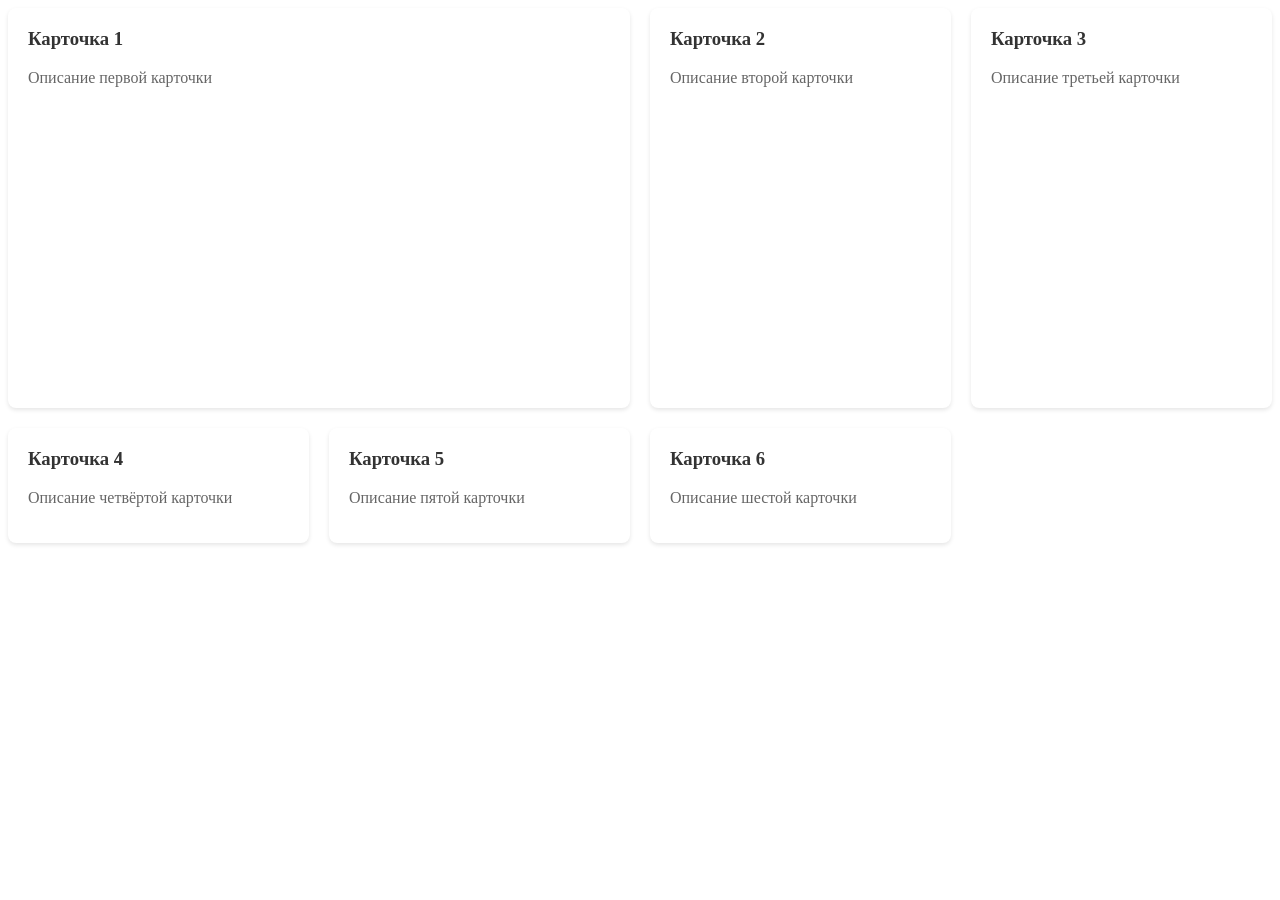
<file: домашка10_Дулат/index.html>
<!DOCTYPE html>
<html lang="en">
<head>
    <meta charset="UTF-8">
    <meta name="viewport" content="width=device-width, initial-scale=1.0">
    <title>Document</title>
    <link rel="stylesheet" href="./style.css">
</head>
<body>
<div class="gallery">
  <div class="card">
    <h3>Карточка 1</h3>
    <p>Описание первой карточки</p>
  </div>
  <div class="card">
    <h3>Карточка 2</h3>
    <p>Описание второй карточки</p>
  </div>
  <div class="card">
    <h3>Карточка 3</h3>
    <p>Описание третьей карточки</p>
  </div>
  <div class="card">
    <h3>Карточка 4</h3>
    <p>Описание четвёртой карточки</p>
  </div>
  <div class="card">
    <h3>Карточка 5</h3>
    <p>Описание пятой карточки</p>
  </div>
  <div class="card">
    <h3>Карточка 6</h3>
    <p>Описание шестой карточки</p>
  </div>
</div>
</body>
</html>
</file>
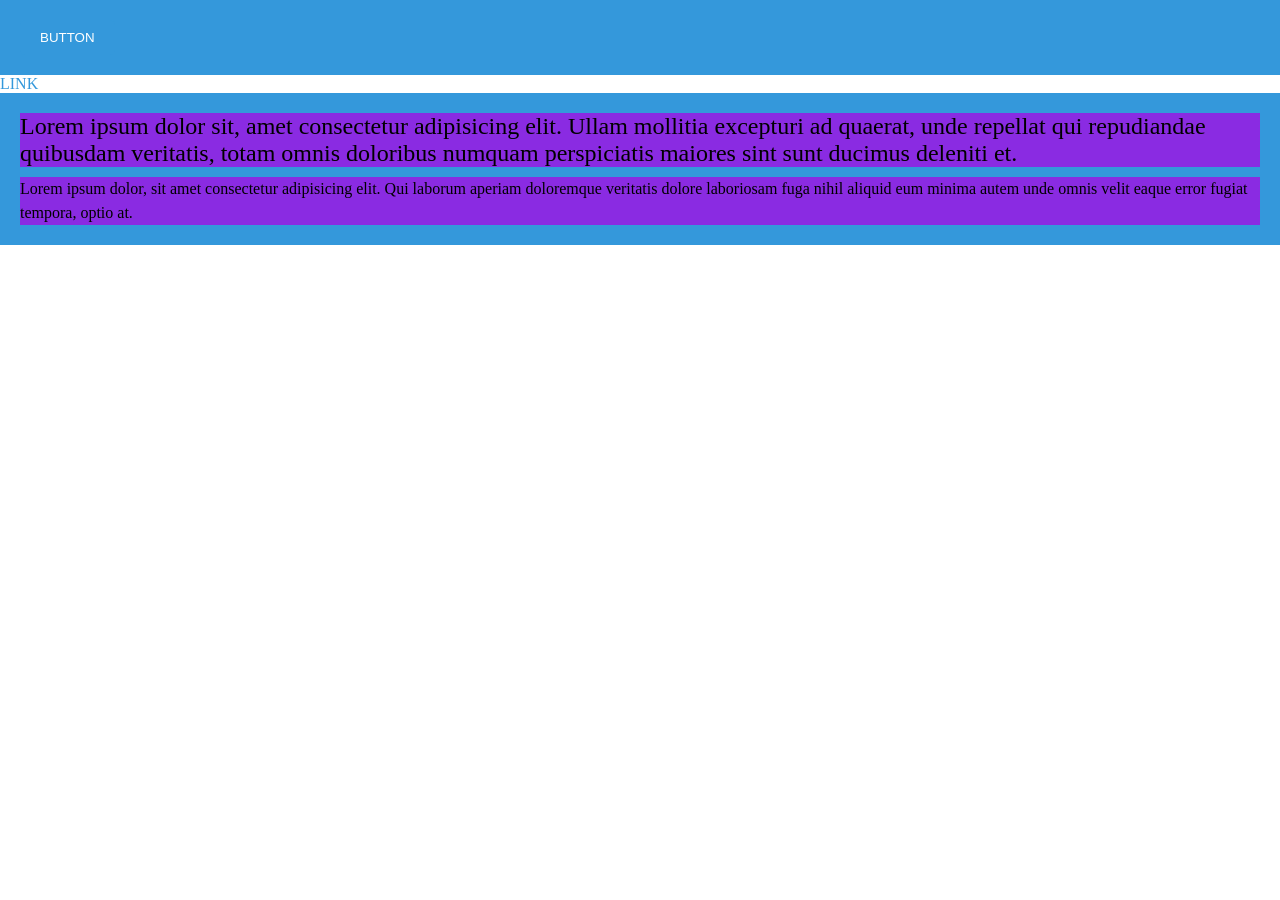
<file: домашка11_Дулат/Index.html>
<!DOCTYPE html>
<html lang="en">

<head>
    <meta charset="UTF-8">
    <meta name="viewport" content="width=device-width, initial-scale=1.0">
    <link rel="stylesheet" href="./styles/style.css">
    <title>11. CSS-препроцессор Sass и организация стилей</title>
</head>

<body>
    <header class="header">
        <button class="button">BUTTON</button>
    </header>
    <main>
        <a href="" class="link">LINK</a>
        <div class="card">
            <div class="card-header">Lorem ipsum dolor sit, amet consectetur adipisicing elit. Ullam mollitia excepturi ad quaerat, unde repellat qui repudiandae quibusdam veritatis, totam omnis doloribus numquam perspiciatis maiores sint sunt ducimus deleniti et.</div>
            <div class="card-body">Lorem ipsum dolor, sit amet consectetur adipisicing elit. Qui laborum aperiam doloremque veritatis dolore laboriosam fuga nihil aliquid eum minima autem unde omnis velit eaque error fugiat tempora, optio at.</div>
        </div>
    </main>
</body>

</html>
</file>
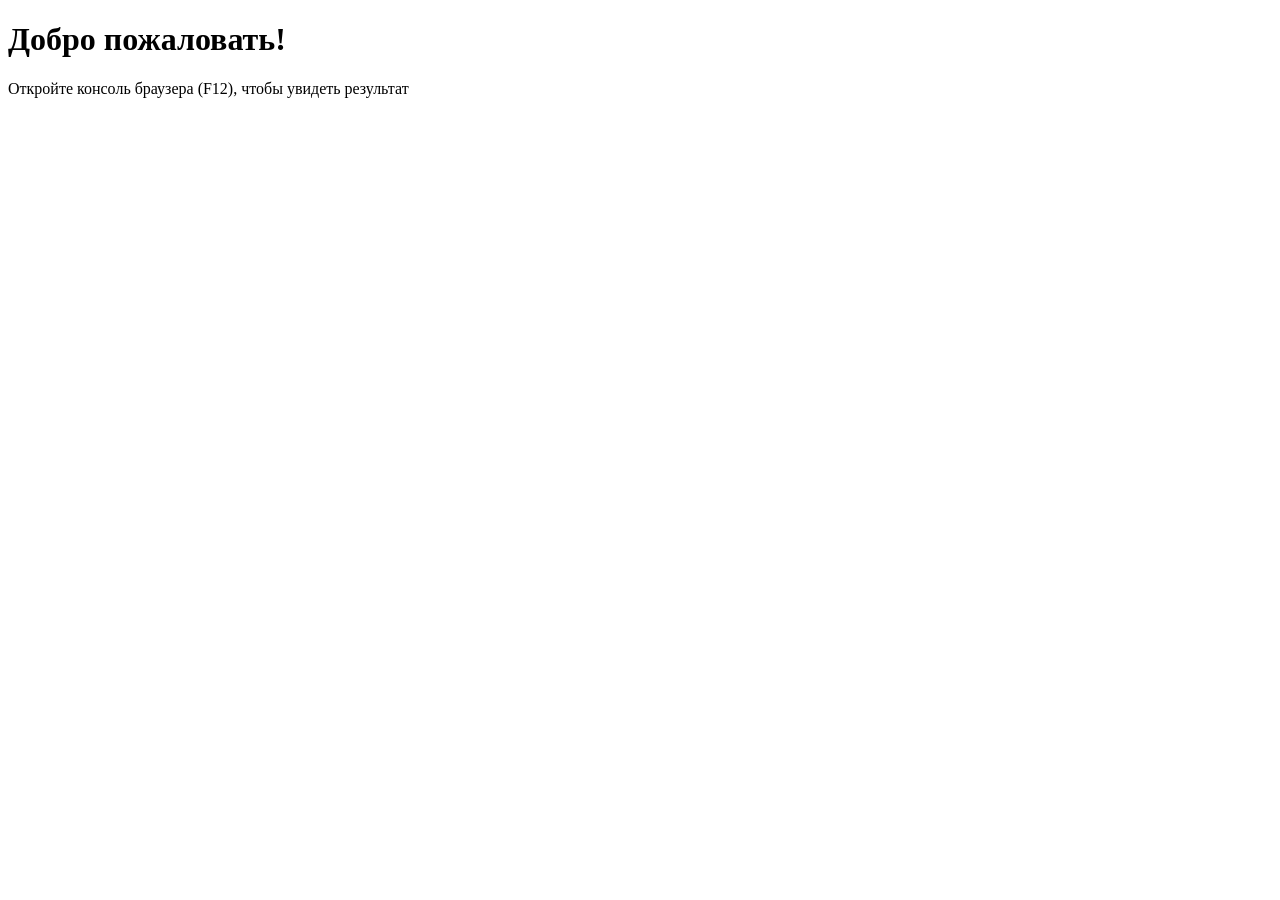
<file: домашка12_ДулатJS/index.html>
<!DOCTYPE html>
<html lang="en">

<head>
    <meta charset="UTF-8">
    <meta name="viewport" content="width=device-width, initial-scale=1.0">
    <title>Document</title>
</head>

<body>
    <h1>Добро пожаловать!</h1>
    <p>Откройте консоль браузера (F12), чтобы увидеть результат</p>
</body>
<script src="./script.js"></script>

</html>
</file>
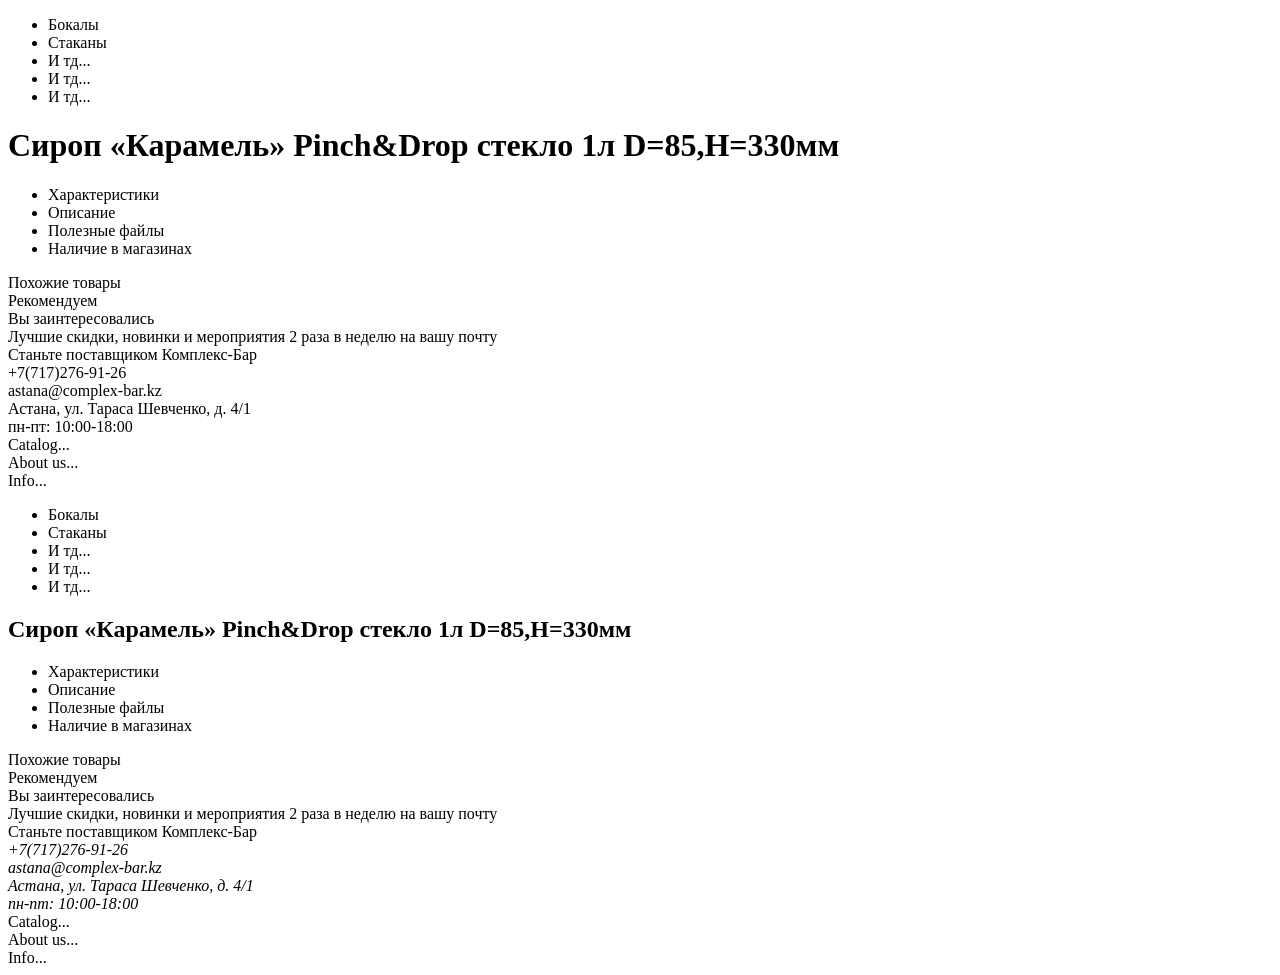
<file: домашка2/index.html>
<!-- 
1. Анализ страницы: https://astana.complex-bar.kz/product/sirop-pinch-and-drop-05031724/:

2...

3.
3.1) Семантические теги: 
header не используется, 
main не используется, 
article присутствует(кнопка Войти открывает) , 
nav присутствует но не все, 
section не используется, 
aside отсутсвует, 
sidebar отсутсвует
3.2) Заголовки: 
h1 один, 
h2 используются для разделов (Применение, Бренд Pinch&Drop), 
Последующие h заголовоки меньшей иерархии не присутсвует
3.3) ДА и таких моментов много
3.4) НЕТ ни один доп тег не используеться

4. Проблемы: 
header/footer оформлены через div c классами
section оформлены через div c классами
aside оформлены через div c классами
nav оформлены через div c классами
  -->

<!-- АНТИПРИМЕР -->
<!DOCTYPE html>
<html lang="en">

<head>
    <meta charset="UTF-8">
    <meta name="viewport" content="width=device-width, initial-scale=1.0">
    <title>ANTIPRIMER </title>
</head>

<body>
    <div class="container-fluid  cmx-header header-grid">
        <div class="span12">
            <ul class="cb-horizaontal-list">
                <li>Бокалы</li>
                <li>Стаканы</li>
                <li>И тд...</li>
                <li>И тд...</li>
                <li>И тд...</li>
            </ul>
        </div>
    </div>
    <div class="span12 main-content=grid...">
        <div class="product_detail_page">
            <h1>Сироп «Карамель» Pinch&Drop стекло 1л D=85,H=330мм</h1>
        </div>
        <div class="cmx-product-details_product-tabs">
            <ul>
                <li>Характеристики</li>
                <li>Описание</li>
                <li>Полезные файлы</li>
                <li>Наличие в магазинах</li>
            </ul>
        </div>
        <div class="container-fluid-row">Похожие товары</div>
        <div class="container-fluid-row">Рекомендуем</div>
        <div class="container-fluid-row">Вы заинтересовались</div>
    </div>
    <div class="container-fluid cmx-footer">
        <div class="container-fluid-row">Лучшие скидки, новинки и мероприятия 2 раза в неделю на вашу почту</div>
        <div class="cb -cupplier-promotion">Станьте поставщиком Комплекс‑Бар</div>
        <div class="row-fluid">
            <div>+7(717)276-91-26 <br>astana@complex-bar.kz <br>Астана, ул. Тараса Шевченко, д. 4/1 <br>пн-пт:
                10:00-18:00</div>
            <div>Catalog...</div>
            <div>About us...</div>
            <div>Info...</div>
        </div>
    </div>

<!-- ИСПРАЛЕНО -->

    <header>
        <nav>
            <ul>
                <li>Бокалы</li>
                <li>Стаканы</li>
                <li>И тд...</li>
                <li>И тд...</li>
                <li>И тд...</li>
            </ul>
        </nav>
    </header>
    <main>
        <section>
            <h1>Сироп «Карамель» Pinch&Drop стекло 1л D=85,H=330мм</h1>
        </section>
        <section>
            <ul>
                <li>Характеристики</li>
                <li>Описание</li>
                <li>Полезные файлы</li>
                <li>Наличие в магазинах</li>
            </ul>
        </section>
        <section>Похожие товары</section>
        <section>Рекомендуем</section>
        <section>Вы заинтересовались</section>
    </main>
    <footer>
        <section>Лучшие скидки, новинки и мероприятия 2 раза в неделю на вашу почту</section>
        <section>Станьте поставщиком Комплекс‑Бар</section> 
        <section>
            <address>+7(717)276-91-26 <br>astana@complex-bar.kz <br>Астана, ул. Тараса Шевченко, д. 4/1 <br>пн-пт:
                10:00-18:00</address>
            <nav>Catalog...</nav>
            <nav>About us...</nav>
            <nav>Info...</nav>
        </section>
    </footer>
</body>
</html>
</file>
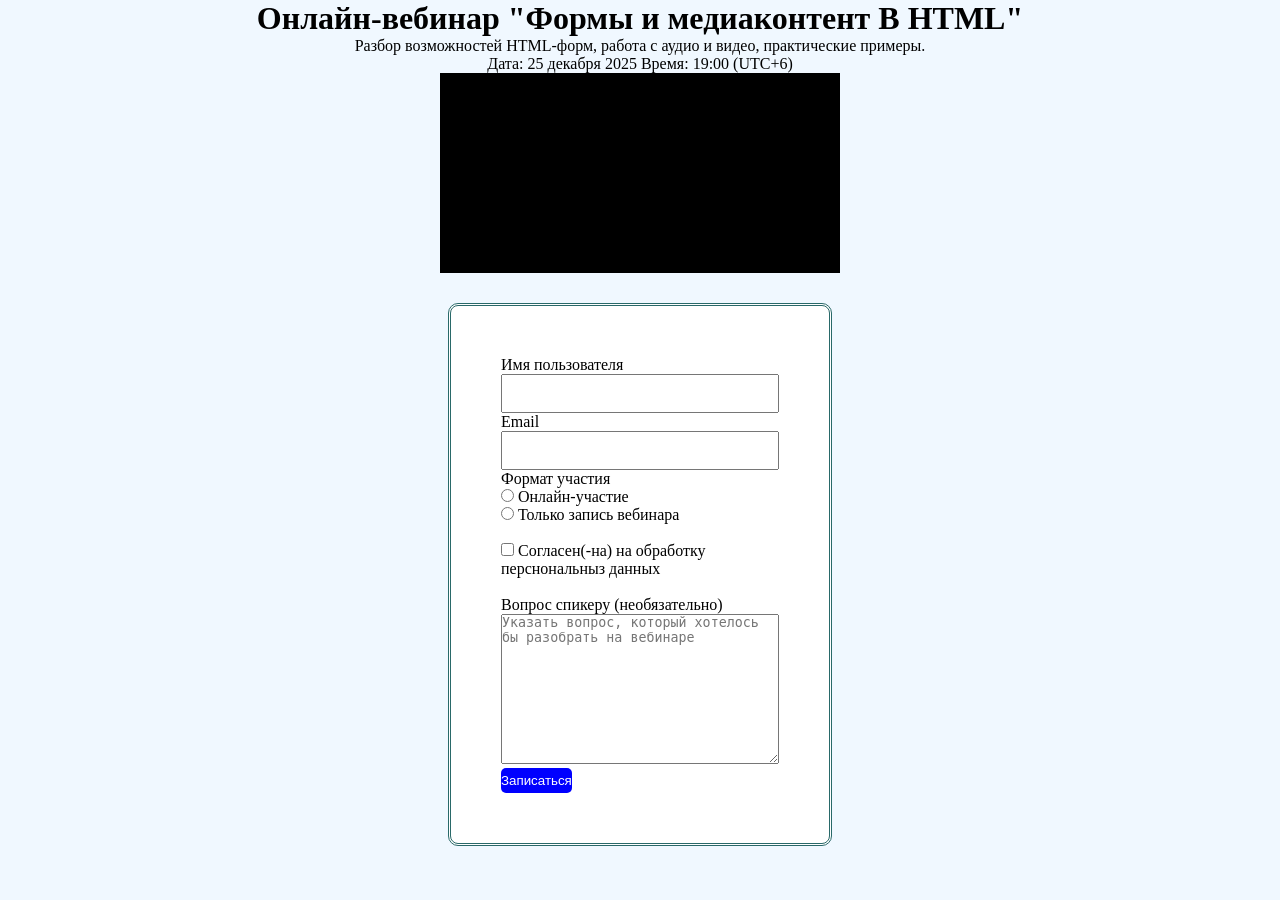
<file: домашка3/index.html>
<!DOCTYPE html>
<html lang="en">

<head>
    <meta charset="UTF-8">
    <meta name="viewport" content="width=device-width, initial-scale=1.0">
    <link rel="stylesheet" href="./style.css">
    <title>Document</title>
</head>

<body>
    <div class="main">
        <h1>Онлайн-вебинар "Формы и медиаконтент B HTML"</h1>
        <p>Разбор возможностей HTML-форм, работа с аудио и видео, практические примеры.</p>
        <time datetime="2025-12-25T19:00:00">Дата: 25 декабря 2025 Время: 19:00 (UTC+6)</time><br>
        <iframe src="https://vk.com/video_ext.php?oid=580096287&id=456240918&autoplay=1" width="640" height="360"
            style="background-color: #000"
            allow="autoplay; encrypted-media; fullscreen; picture-in-picture; screen-wake-lock;" frameborder="0"
            allowfullscreen></iframe>
    </div>
    <div class="formi">
        <form action="#" method="post">
            <label for="username">Имя пользователя</label><br>
            <input class="row" id="username" name="username" type="text" required><br>
            <label for="email">Email</label><br>
            <input class="row" id="email" name="email" type="email" required><br>
            <p>Формат участия</p>
            <label for="uch1">
                <input id="uch1" name="uch" type="radio" value="online">
                Онлайн-участие
            </label><br>
            <label for="uch2">
                <input id="uch2" name="uch" type="radio" value="Zapis">
                Только запись вебинара
            </label><br><br>
            <label>
                <input type="checkbox" name="extra_cheese" value="yes" required>
                Согласен(-на) на обработку перснональныз данных
            </label><br><br>
            <label for="question">Вопрос спикеру (необязательно)</label>
            <textarea name="question" id="question" placeholder="Указать вопрос, который хотелось бы разобрать на вебинаре"></textarea>
            <button type="submit">Записаться</button>
        </form>
    </div>
</body>

</html>
</file>
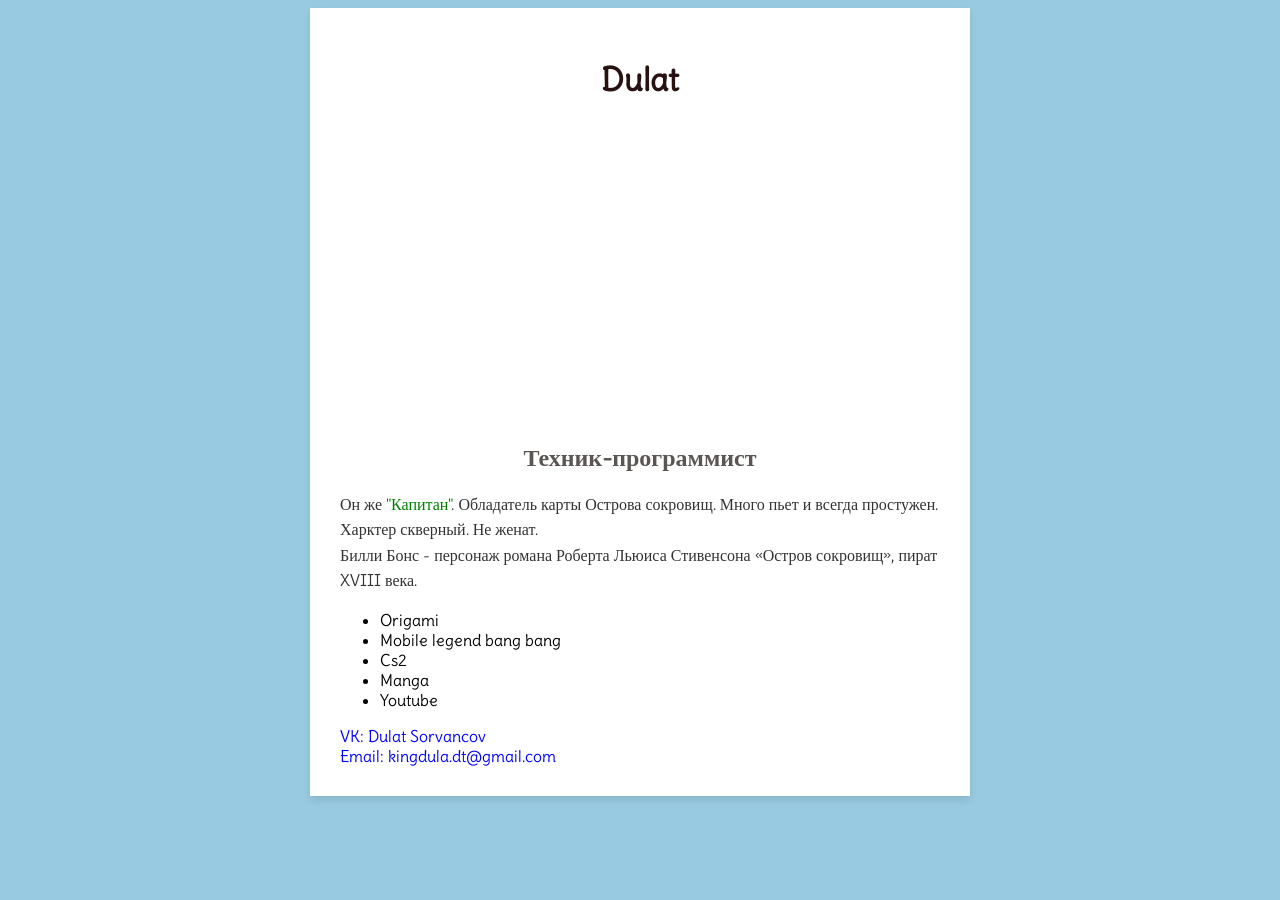
<file: домашка4_Дулат/index.html>
<!DOCTYPE html>
<html>

<head>
    <meta charset="UTF-8">
    <meta name="viewport" content="width=device-width, initial-scale=1.0">
    <link rel="stylesheet" href="./style.css">
    <title>Document</title>
</head>

<body>
    <main class="card">
        <h1>Dulat</h1>
        <!-- Хотел img но так не получилось цетровать не картинку а имонно тот отрезок картинки который мне нужен так что использовал background-image с позиционированием background-position и size -->
        <div class="image_container"></div>
        <h2>Техник-программист</h2>
        <p>Он же <span class="highlight">"Капитан"</span>. Обладатель карты Острова сокровищ. Много пьет и всегда простужен. Харктер скверный. Не женат. <br>Билли Бонс - персонаж романа Роберта Льюиса Стивенсона «Остров сокровищ», пират XVIII века.</p>
        <ul>
            <li>Origami</li>
            <li>Mobile legend bang bang</li>
            <li>Cs2</li>
            <li>Manga</li>
            <li>Youtube</li>
        </ul>
        <a href="https://vk.com/dulat2018" target="_blank">VK: Dulat Sorvancov</a>
        <br/>
        <!-- Хотел чтобы сразу по сыллке переходило в почту и в теме писалось "ПРОВЕРКА" но chrome ругается и пишет Предупреждение "Подключение не защищено или опасно" и выводит пустой бланк -->
        <a href="mailto:kingdula.dt@gmail.com?subject=Проверка" target="_blank">Email: kingdula.dt@gmail.com</a>
    </main>
</body>

</html>
</file>
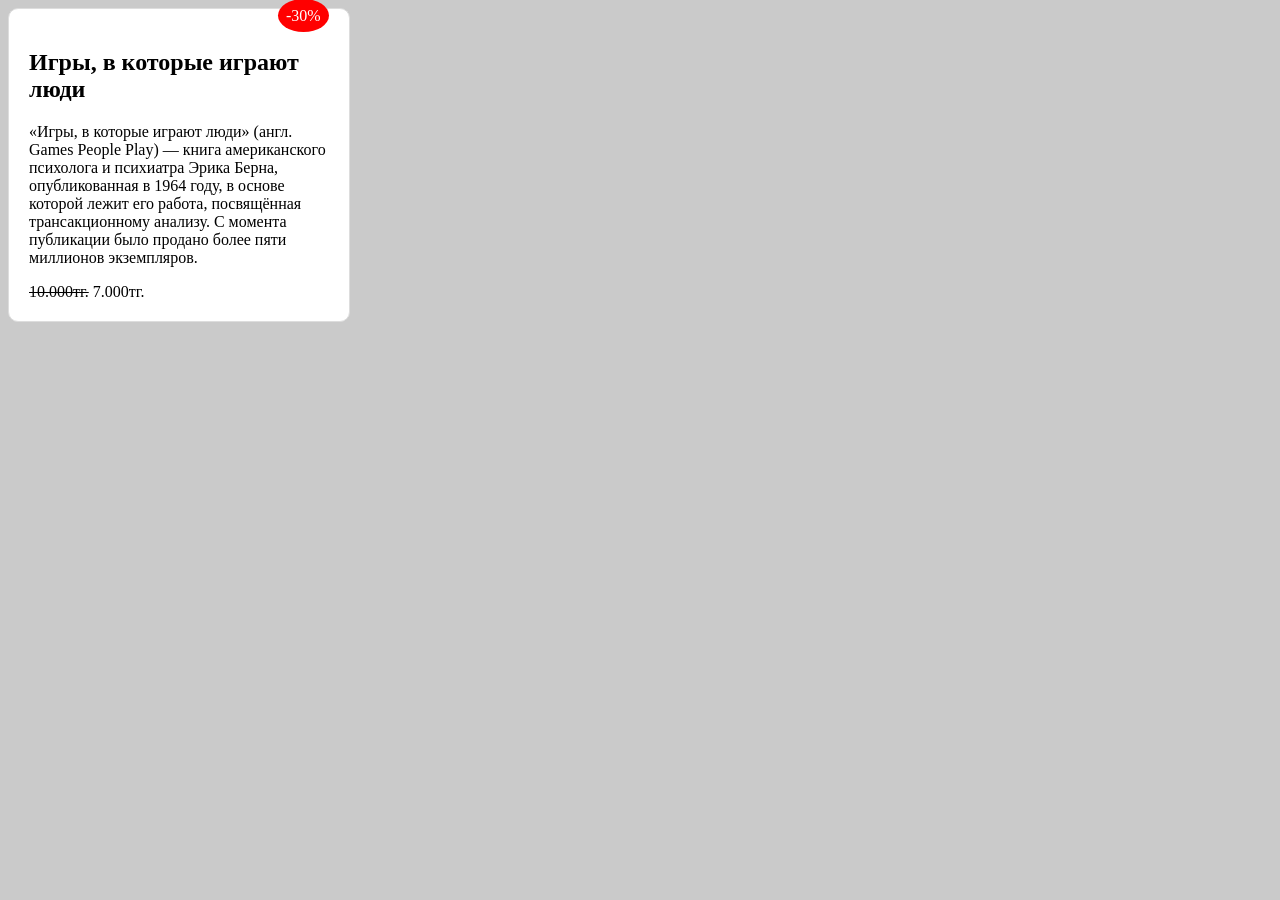
<file: домашка6_Дулат/index.html>
<!DOCTYPE html>
<html lang="en">

<head>
    <meta charset="UTF-8">
    <meta name="viewport" content="width=device-width, initial-scale=1.0">
    <link rel="stylesheet" href="./style.css">
    <title>Document</title>
</head>

<body>
    <section>
            <div class="card">
                <h1>Игры, в которые играют люди</h1>
                <p>«Игры, в которые играют люди» (англ. Games People Play) — книга американского психолога и психиатра
                    Эрика Берна, опубликованная в 1964 году, в основе которой лежит его работа, посвящённая
                    трансакционному анализу. С момента публикации было продано более пяти миллионов экземпляров.</p>
                <span><s>10.000тг.</s> 7.000тг.</span>
            </div>
            <span class="badj">-30%</span>
    </section>
</body>

</html>
</file>
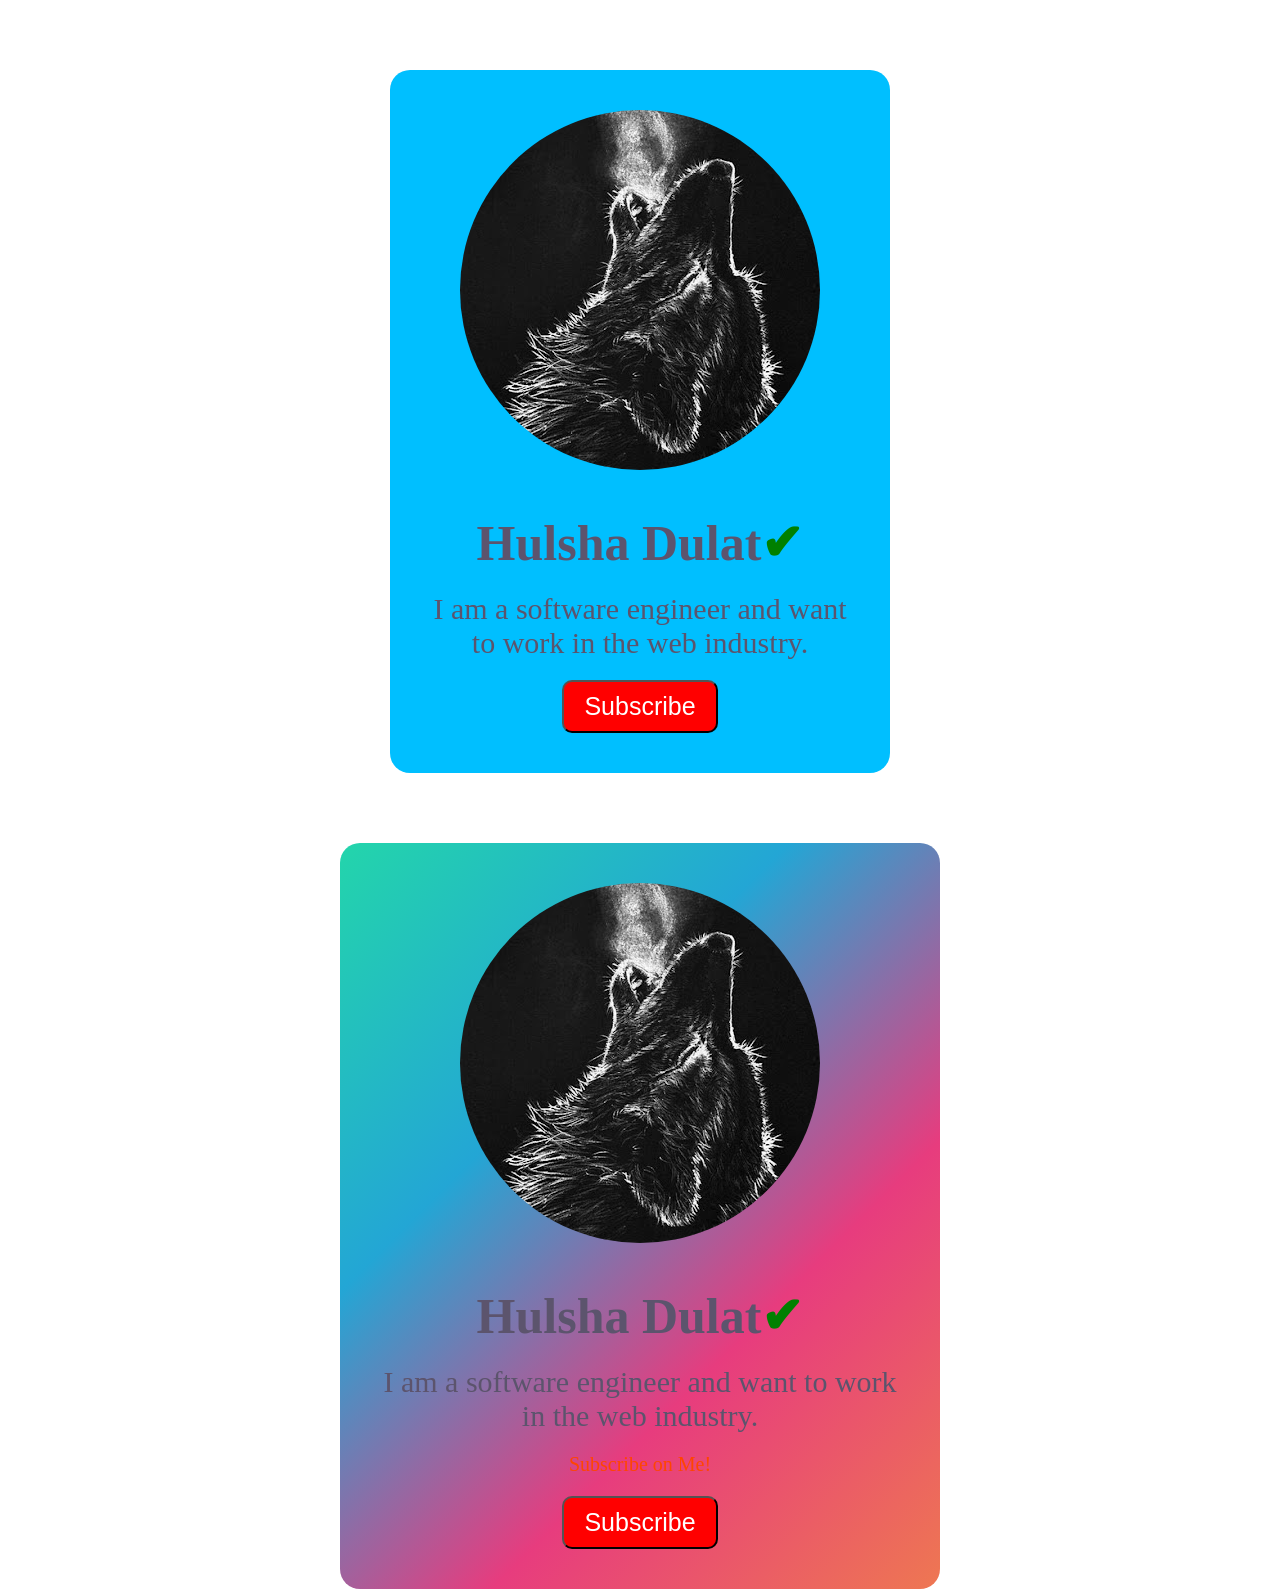
<file: домашка8_Дулат/index.html>
<!DOCTYPE html>
<html lang="en">

<head>
    <meta charset="UTF-8">
    <meta name="viewport" content="width=device-width, initial-scale=1.0">
    <title>8. CSS: псевдоклассы, транформация, переходы и анимации</title>
    <link rel="stylesheet" href="style.css">
</head>

<body>
    <div class="card">
        <img class="avatar" src="./unnamed.jpg" alt="Avatar">
        <h1>Hulsha Dulat</h1>
            <p>
                I am a software engineer and want to work in the web industry.
            </p>
        <button>Subscribe</button>
    </div>
    <div class="card">
        <img class="avatar ava2" src="./unnamed.jpg" alt="Avatar">
        <h1>Hulsha Dulat</h1>
        <div>
            <p>
                I am a software engineer and want to work in the web industry.
            </p>
            <p>
                Subscribe on Me!
            </p>
        </div>
        <button class="btn2">Subscribe</button>
    </div>
</body>

</html>
</file>
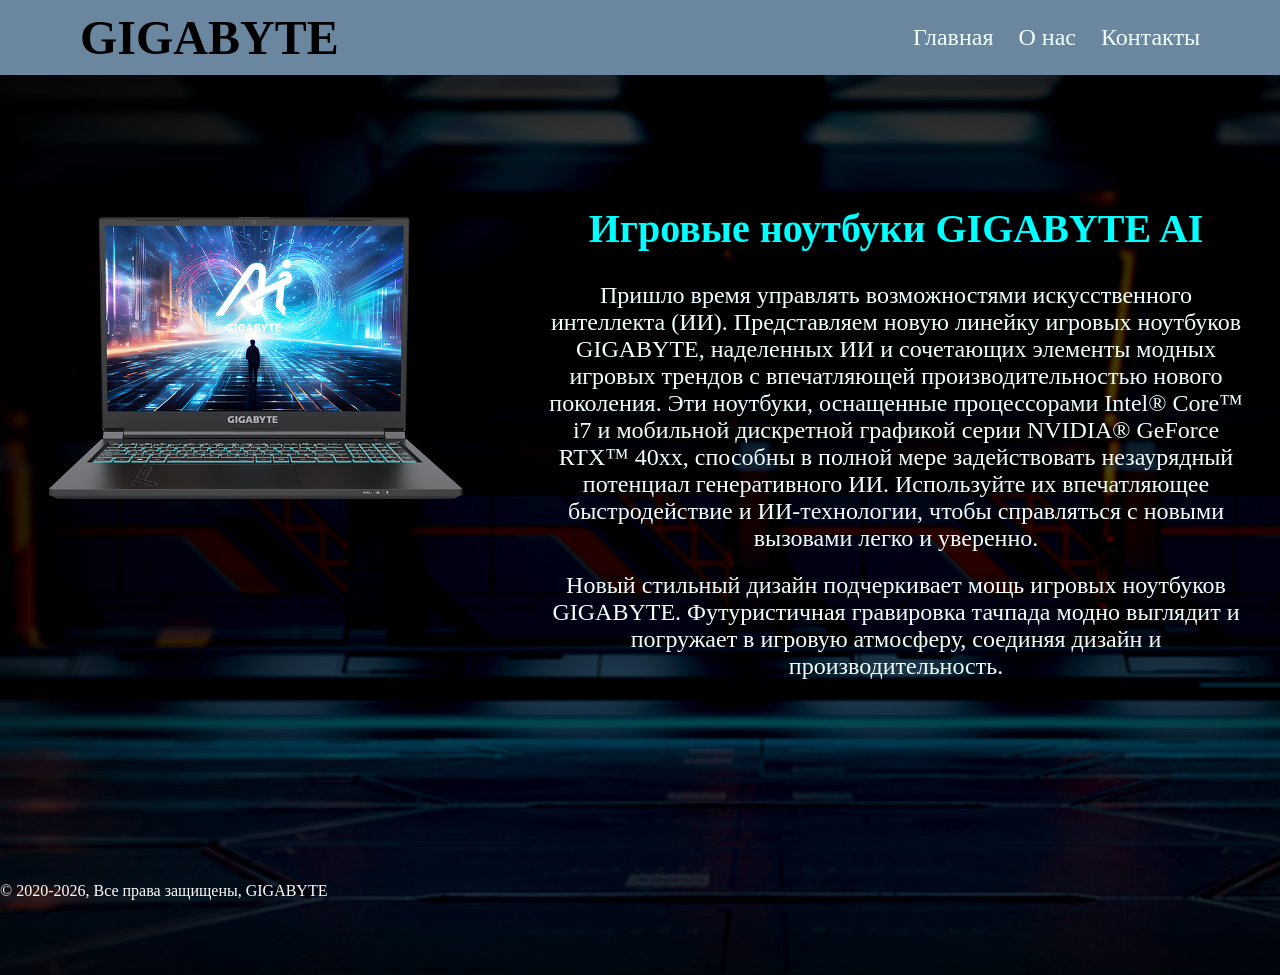
<file: домашка9_Дулат/index.html>
<!DOCTYPE html>
<html lang="en">

<head>
    <meta charset="UTF-8">
    <meta name="viewport" content="width=device-width, initial-scale=1.0">
    <link rel="stylesheet" href="style.css">
    <title>9. Адаптивная и отзывчивая вёрстка</title>
</head>

<body>
    <header class="navbar">
        <nav class="nav-menu">
            <a href="">Главная</a>
            <a href="">О нас</a>
            <a href="">Контакты</a>
        </nav>
        <a href="">
            <h1>GIGABYTE</h1>
        </a>
    </header>
    <main>
        <section>
            <div class="left">
                <img src="./image.png" alt="">
            </div>
            <div class="right">
                <h2>Игровые ноутбуки GIGABYTE AI</h2>
                <div>
                    <p>Пришло время управлять возможностями искусственного интеллекта (ИИ). Представляем новую линейку
                        игровых ноутбуков GIGABYTE, наделенных ИИ и сочетающих элементы модных игровых трендов с
                        впечатляющей производительностью нового поколения. Эти ноутбуки, оснащенные процессорами Intel®
                        Core™ i7 и мобильной дискретной графикой серии NVIDIA® GeForce RTX™ 40xx, способны в полной мере
                        задействовать незаурядный потенциал генеративного ИИ. Используйте их впечатляющее быстродействие
                        и
                        ИИ-технологии, чтобы справляться с новыми вызовами легко и уверенно.
                    </p>
                    <p>
                        Новый стильный дизайн подчеркивает мощь игровых ноутбуков GIGABYTE. Футуристичная гравировка
                        тачпада
                        модно выглядит и погружает в игровую атмосферу, соединяя дизайн и производительность.
                    </p>
                </div>
            </div>
        </section>
    </main>
    <footer>
        <a href="">
            <p>
                © 2020-2026, Все права защищены, GIGABYTE
            </p>
        </a>
    </footer>
</body>

</html>
</file>
<file: домашка10_Дулат/style.css>
.gallery {
  display: grid;
  grid-template-columns: repeat(4, 1fr);
  grid-template-rows: repeat(1, 400px);
  gap: 20px;
}
.gallery .card {
  background-color: white;
  padding: 20px;
  border-radius: 8px;
  box-shadow: 0 2px 4px rgba(0, 0, 0, 0.1);
}
.gallery .card h3 {
  margin-top: 0;
  color: #333;
}
.gallery .card p {
  color: #666;
}
.gallery .card:hover {
  cursor: pointer;
  box-shadow: 4px 4px 8px 0px rgba(34, 60, 80, 0.2);
}
.gallery .card:nth-child(1) {
  grid-column: 2 span;
}/*# sourceMappingURL=style.css.map */
</file>
<file: домашка11_Дулат/styles/style.css>
* {
  margin: 0;
  padding: 0;
  box-sizing: border-box;
}

.header {
  background-color: #3498db;
  color: white;
  padding: 20px;
}

.button {
  background-color: #3498db;
  color: white;
  padding: 10px 20px;
  border: none;
  border-radius: 5px;
}
.button:hover {
  background-color: rgb(33.1380753138, 125.1882845188, 186.8619246862);
}

.link {
  color: #3498db;
  text-decoration: none;
}
.link:hover {
  color: rgb(33.1380753138, 125.1882845188, 186.8619246862);
}

.card {
  padding: 20px;
  margin-bottom: 20px;
  background-color: #3498db;
}
.card .card-header {
  font-size: 24px;
  margin-bottom: 10px;
  background-color: blueviolet;
}
.card .card-body {
  font-size: 16px;
  line-height: 1.5;
  background-color: blueviolet;
}/*# sourceMappingURL=style.css.map */
</file>
<file: домашка3/style.css>
* {
    margin: 0;
    padding: 0;
    box-sizing: border-box;
}
body {
    background-color: aliceblue;
}
iframe {
    width: 400px;
    height: 200px;
}



textarea{
    width: 100%;
    height: 150px;
}

button {
    height: 25px;
    color: white;
    background-color: blue;
    border-radius: 5px;
    border-width: 0;
}

.main{
    text-align: center;
}

.row {
    width: 100%;
    padding: 10px;
}

.formi {
    background-color: white;
    width: 30%;
    margin-left: auto;
    margin-right: auto;
    margin-top: 2%;
    padding: 50px;
    border-width: 3px;
    border-color: rgb(41, 105, 105);
    border-style: double;
    border-radius: 10px;

    
}
</file>
<file: домашка4_Дулат/style.css>
@import url('https://fonts.googleapis.com/css2?family=Delius&display=swap');

* {
      font-family: "Delius", cursive;
      text-decoration: unset;
}

body {
    background-color: rgb(152, 202, 225);
}

h1 {
    color: rgb(39, 18, 17);
    font-size: 2rem;
    text-align: center  ;
}

h2 {
    color: rgb(91, 85, 84);
    font-size: 1.5rem;
    text-align: center  ;
}

p {
    color: #333;
    font-size: 1rem;
    line-height: 1.6;
}

a {
    color: blue;
}

a:hover {
    text-decoration: underline;
    text-decoration-color: red;
    color: red;
}

.card {
    width: 37.5rem;
    margin: 0 auto;
    padding: 30px;
    background-color: white;
    box-shadow: 0 4px 8px rgba(0,0,0,0.1)
}

.highlight {
    color: green;
}

.image_container {
    background-image: url('https://storge.pic2.me/c/800x1360/140/5a7f6aecd3090.jpg');
    background-repeat: no-repeat;
    background-size: cover;
    background-position: 50% 70%;
    border-radius: 50%;
    width: 300px;
    height: 300px;
    margin: auto;
}
</file>
<file: домашка6_Дулат/style.css>
body {
  background-color: rgb(202, 202, 202);
}

.card {
  width: 300px;
  background-color: white;
  border-radius: 10px;
  border: 1px solid #ddd;
  padding: 20px;
}

.badj {
  color: white;
  background-color: red;
  border-radius: 50%;
  padding: 8px;
  position: relative;
  bottom: 315px;
  left: 270px;
}/*# sourceMappingURL=style.css.map */
</file>
<file: домашка8_Дулат/style.css>
@charset "UTF-8";
* {
  box-sizing: border-box;
  margin: 0;
  padding: 0;
}

body {
  background-image: url("https://images.unsplash.com/photo-1506318137071-a8e063b4bec0?fm=jpg&q=60&w=3000&auto=format&fit=crop&ixlib=rb-4.1.0&ixid=M3wxMjA3fDB8MHxzZWFyY2h8N3x8c3RhcnMlMjBibGFja3xlbnwwfHwwfHx8MA%3D%3D");
  background-repeat: repeat;
  background-size: cover;
}

.card {
  margin-inline: auto;
  margin-top: 70px;
  padding: 40px;
  border-radius: 20px;
  text-align: center;
  animation: fade-in 1s ease-in-out;
}

.card:nth-child(1) {
  max-width: 500px;
  background-color: deepskyblue;
  transition: all, 500ms ease-in-out;
}

.card:nth-child(1):hover {
  transform: scale(1.3);
  box-shadow: 2px 4px 4px 3px white;
}

.avatar {
  border-radius: 50%;
  margin-bottom: 40px;
  transition: transform, 0.8s ease-in-out;
}

.avatar:hover {
  transform: rotate(360deg);
}

h1 {
  margin-bottom: 20px;
  font-size: 50px;
  color: rgb(92, 84, 109);
}

h1::after {
  content: "✔";
  color: green;
}

p {
  margin-bottom: 20px;
  font-size: 30px;
  color: rgb(92, 84, 109);
}

button {
  padding: 10px 20px;
  font-size: 25px;
  color: white;
  background-color: red;
  border-radius: 10px;
  transition: background-color, 700ms ease-in, transform, 100ms ease-in-out;
  animation: pulse 700ms infinite;
}

button:hover {
  background-color: rgb(133, 5, 5);
  animation: none;
}

button:active {
  animation: wave 2s infinite ease-in-out;
}

.card:nth-child(2) {
  max-width: 600px;
  background: linear-gradient(-45deg, #ee7752, #e73c7e, #23a6d5, #23d5ab);
  transition: all, 0.5s ease;
}

.card:nth-child(2):hover {
  background: linear-gradient(-45deg, #ee7752, #e73c7e, #23a6d5, #23d5ab);
  background-size: 400% 400%;
  animation: animate_gradient 5s ease infinite;
  transform: scale(0.5);
}

.ava2:hover {
  transform: skew(-30deg, 50deg);
}

p:nth-child(2) {
  font-size: 20px;
  color: orangered;
  margin-bottom: 20px;
}

.btn2:active {
  transform: scale(0.5, 0.5);
  animation: none;
}

@keyframes fade-in {
  0% {
    opacity: 0;
    transform: translateY(100px);
  }
  100% {
    opacity: 1;
    transform: translateY(0);
  }
}
@keyframes pulse {
  0%, 100% {
    transform: scale(1);
  }
  50% {
    transform: scale(1.1);
  }
}
@keyframes wave {
  100%, 0% {
    transform: translateY(0px);
  }
  75% {
    transform: translateY(-10px);
  }
  25% {
    transform: translateY(10px);
  }
}
@keyframes animate_gradient {
  0% {
    background-position: 0% 50%;
  }
  50% {
    background-position: 100% 50%;
  }
  100% {
    background-position: 0% 50%;
  }
}/*# sourceMappingURL=style.css.map */
</file>
<file: домашка9_Дулат/style.css>
* {
  box-sizing: border-box;
  margin: 0;
  padding: 0;
  text-decoration: none;
}

a {
  color: unset;
}

.navbar {
  display: flex;
  padding: 10px;
  flex-direction: row;
  justify-content: space-between;
  align-items: center;
  padding-inline: 80px;
  background-color: rgb(107, 135, 160);
}
.navbar .nav-menu {
  display: flex;
  flex-direction: row;
  gap: 25px;
  font-size: 1.5rem;
  color: azure;
  order: 2;
}
.navbar h1 {
  font-size: 3rem;
  order: 1;
}

main {
  background-image: url("./weight-bg.jpg");
  min-height: 100vh;
  background-size: cover;
  padding-top: 100px;
}
main section {
  display: flex;
}
main section .left {
  max-width: 40%;
  padding: 30px;
}
main section .left img {
  max-width: 100%;
  height: auto;
}
main section .right {
  max-width: 60%;
  padding: 30px;
  text-align: center;
  color: azure;
}
main section .right h2 {
  font-size: 2.5rem;
  color: aqua;
  margin-bottom: 30px;
}
main section .right p {
  font-size: 1.5rem;
}
main section .right p:nth-child(1) {
  margin-bottom: 20px;
}

footer {
  display: inline-block;
  color: white;
  background-color: uset;
  position: fixed;
  bottom: 0;
}

@media screen and (max-width: 768px) {
  .navbar {
    background-color: rgb(67, 139, 202);
    padding: unset;
  }
  .navbar .nav-menu {
    display: none;
  }
  .navbar h1 {
    font-size: 1.5rem;
  }
  main {
    padding-top: 20px;
  }
  main section {
    flex-direction: column;
    justify-content: center;
  }
  main section .right,
  main section .left {
    min-width: 95%;
    padding: 5px;
    margin-inline: auto;
  }
}/*# sourceMappingURL=style.css.map */
</file>
